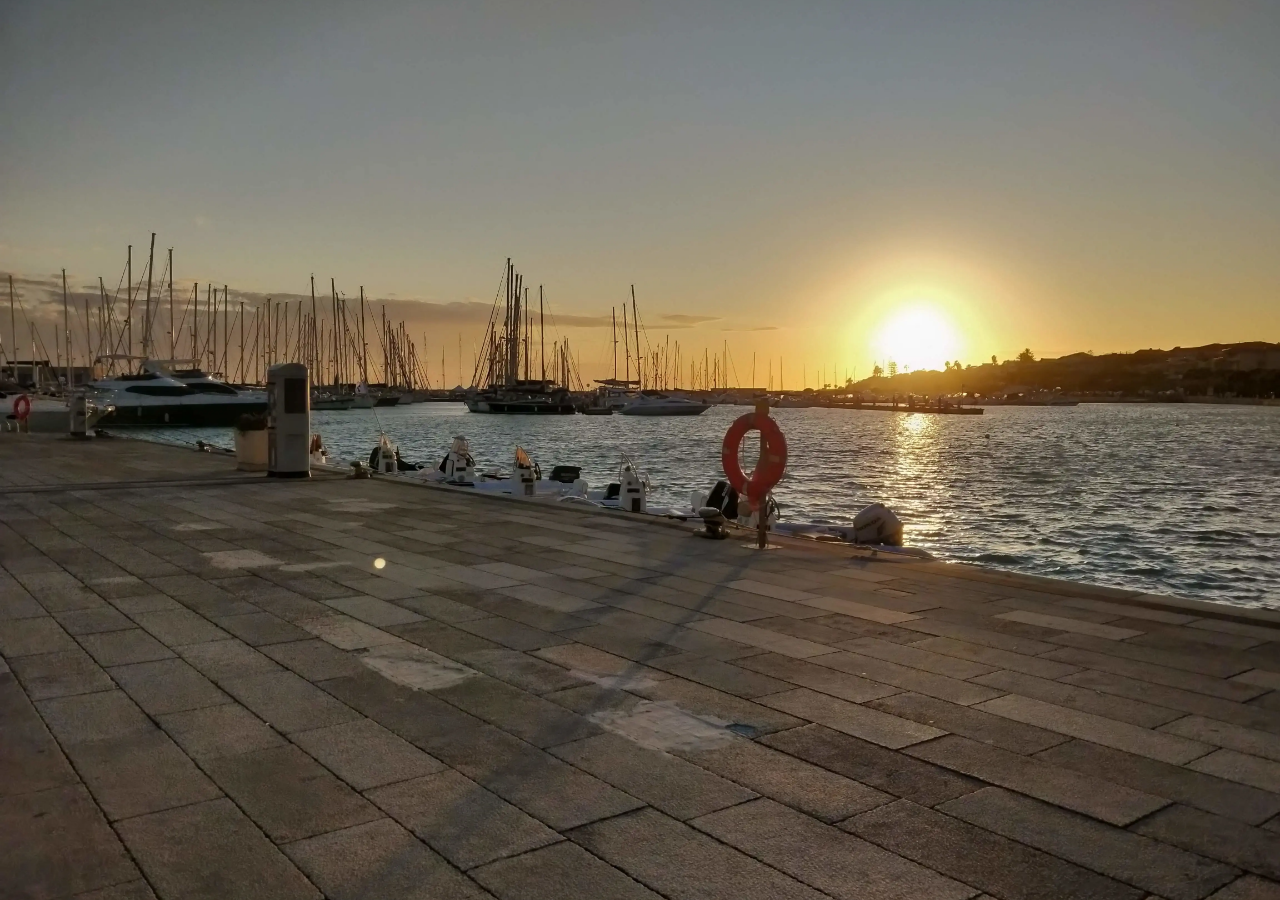
<file: index.html>
<!DOCTYPE html>
<html lang="it">
  <head>
    <meta charset="UTF-8" />
    <meta
      name="viewport"
      content="width=device-width, height=device-height, initial-scale=1.0"
    />

    <title>Marina di Ragusa - Il "piccolo approdo"</title>
    <link rel="preconnect" href="https://fonts.googleapis.com" />
    <link rel="preconnect" href="https://fonts.gstatic.com" crossorigin />
    <link
      href="https://fonts.googleapis.com/css2?family=Cambay&family=Dancing+Script:wght@700&family=Expletus+Sans&display=swap"
      rel="stylesheet"
    />

    <link rel="stylesheet" type="text/css" href="CSS/index.css" />
  </head>
  <body>
    <header class="hidden">
      <h1 class="title centralText">Marina di Ragusa</h1>
      <h3 class="subTitle centralText">Il "piccolo approdo"</h3>
    </header>
    <div class="edgeContent hidden">
      <article class="firstArticle article articleTransitionDefault">
        <img
          class="imgArticle"
          src="image/first_article_(Medie)_home.webp"
          alt=""
        />

        <p class="textArticle">
          ...è la frazione marittima di Ragusa, costeggia la sponda meridionale
          della regione Sicilia affacciandosi al Mar Mediterraneo. <br /><br />
          Rinominata meta turistico-balneare che nel periodo estivo riesce ad
          accogliere 60.000 persone (quasi la quantità di abitanti di tutta
          Ragusa).
        </p>
      </article>

      <article class="secondArticle article articleTransitionDefault">
        <img
          class="imgArticle"
          src="image/second_article_(Medie)_home.webp"
          alt=""
        />
        <p class="textArticle">
          ...nelle sere estive diventa fulcro della movida ragusana dove
          gelaterie e pub offrono viveri e musica, con l'ampia spiaggia che ne
          fa da pista.
        </p>
      </article>
    </div>
    <img id="arrow" src="image/arrow.svg" alt="" class="hidden" />
    <a class="FAB hidden" href="ops.html">Piccolo approdo? Scopri perché!</a>
    <footer class="hidden">
      <span
        >Sito e foto di
        <a href="https://www.facebook.com/carlo.borrometi/" target="_blank"
          >CarloHD</a
        >
        - Tutti i diritti riservati</span
      >
    </footer>
    <script src="JS/index.js"></script>
  </body>
</html>
</file>
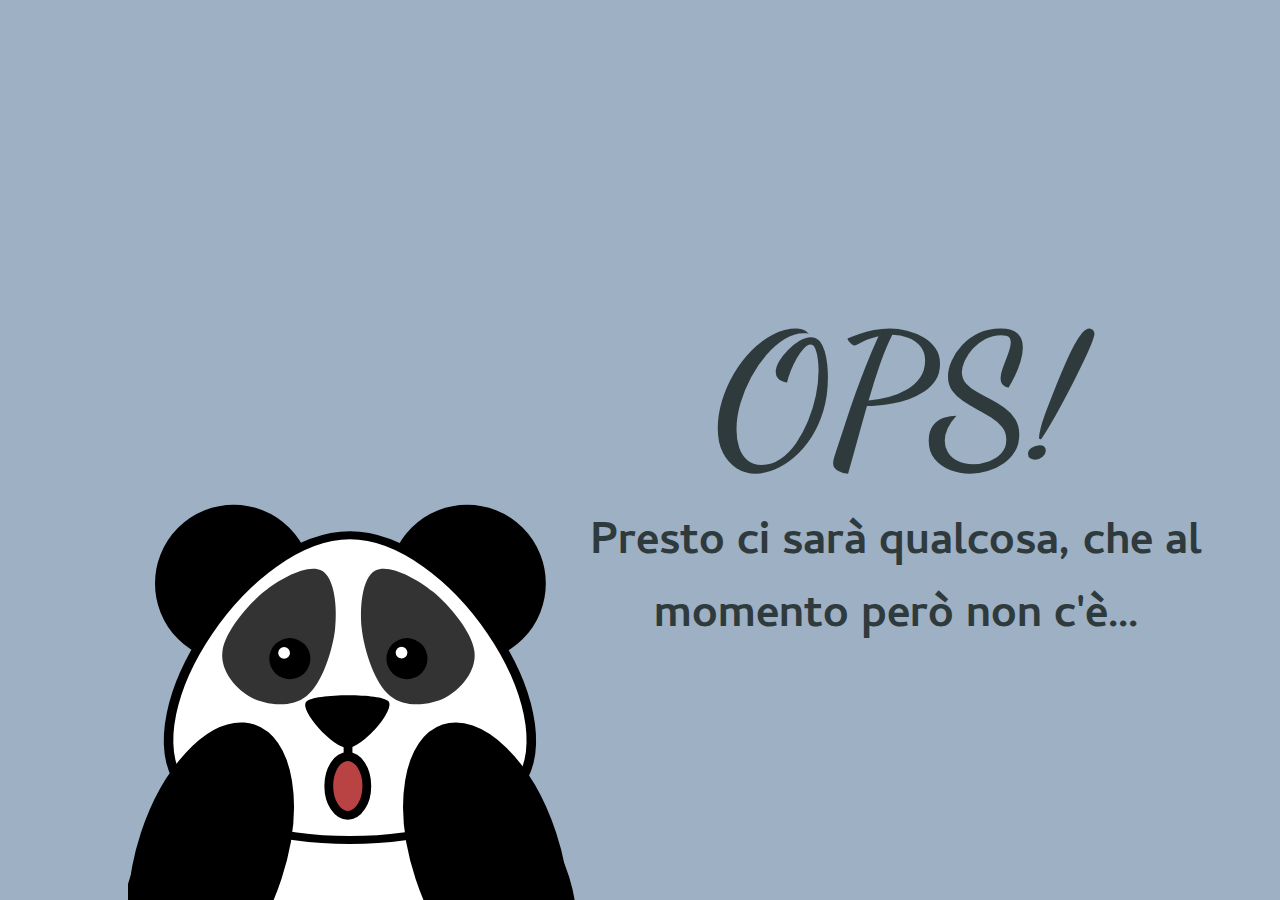
<file: ops.html>
<!DOCTYPE html>
<html lang="it">
  <head>
    <meta charset="UTF-8" />
    <meta http-equiv="X-UA-Compatible" content="IE=edge" />
    <meta name="viewport" content="width=device-width" />

    <base href="./" />
    <title>Ops! Non siamo ancora pronti!</title>
    <link rel="preconnect" href="https://fonts.googleapis.com" />
    <link rel="preconnect" href="https://fonts.gstatic.com" crossorigin />
    <link
      href="https://fonts.googleapis.com/css2?family=Cambay&family=Dancing+Script:wght@700&family=Expletus+Sans&display=swap"
      rel="stylesheet"
    />

    <style>
      * {
        user-select: none;
        box-sizing: border-box;
        margin: 0%;
      }

      body {
        width: 100vw;
        height: 100vh;
        background-color: #9eb0c3;
        color: #2f3a3d;
        font-family: 'Cambay', sans-serif;

        display: flex;
        flex-direction: column;
      }

      h1 {
        font-size: 20vh;

        margin-top: 5vh;
        text-align: center;
        font-family: 'Dancing Script', cursive;
      }
      h2 {
        text-align: center;
        font-size: 5vh;
        padding: 0 2%;
      }

      #panda {
        pointer-events: none;

        height: 35vh;
        position: fixed;
        bottom: 0vh;
        align-self: center;
      }

      @media (orientation: landscape) {
        body {
          justify-content: center;
          align-items: flex-end;
        }
        h1 {
          width: 60vw;
        }

        h2 {
          width: 60vw;
        }

        #panda {
          height: 50vh;
          width: unset;
          left: 10vw;
        }
      }
    </style>
  </head>
  <body>
    <h1>OPS!</h1>
    <h2>Presto ci sarà qualcosa, che al momento però non c'è...</h2>
    <img id="panda" contextmenu="none" src="./image/Panda-ops.svg" />
  </body>
</html>
</file>
<file: CSS/index.css>
* {
  /*Disabilita selezione*/
  user-select: none;

  margin: 0%;
  padding: 0%;
  box-sizing: border-box;
  overflow: hidden;
  /*Font di base*/
  font-family: 'Expletus Sans', cursive;
  color: #f1f5c1;
}

body {
  background-repeat: no-repeat;
  background-size: cover;
  background-position: center;
  background-color: #625a50;

  width: 100vw;
  height: 100vh;

  display: flex;
  align-items: center;
  justify-content: center;
}

header {
  white-space: nowrap;

  display: flex;
  justify-content: center;
  flex-direction: column;
  align-items: center;
}
.title {
  font-size: 6em;
  font-family: 'Dancing Script', cursive;
}
.subTitle {
  font-size: 1.8rem;
  font-family: 'Cambay', sans-serif;
}
.centralText {
  text-shadow: 3px 5px 2px #625a50, 5px -3px 2px #625a50, -3px -5px 2px #625a50;
  color: #d0b682;
}

.edgeContent {
  height: 100%;
  width: 100%;
  position: absolute;
  top: 0;

  display: flex;
  flex-direction: column;
  row-gap: 20%;
  justify-content: center;
}
.article {
  z-index: 200;

  height: 25vh;
  width: 90%;
  position: relative;

  display: flex;
  align-items: center;
  justify-content: flex-end;
}
.imgArticle {
  position: fixed;
  height: 25vh;
  visibility: visible;
  transition: 0.5s linear 0s;
}
.textArticle {
  overflow-y: auto;
  height: 75%;
  width: 70%;
  line-height: 1.3em;
  font-size: 1.2em;
  padding-right: 3%;

  display: flex;
  align-items: center;
}
.articleTransitionDefault {
  visibility: hidden;
  transition: 0.5s linear 0s, visibility 0s linear 0.7s;
}

.firstArticle {
  background-color: #32261ead;
  padding-right: 1.5%;
  border-radius: 0 30px 30px 0;
  left: -90%;
}
.firstArticle > img {
  border-radius: 0 30px 30px 0;
  left: 0vw;
  box-shadow: -0px 0px 30px 5px #32261ead;
}
.firstArticle > p {
  text-align: end;
  margin-right: 3%;
}

.secondArticle {
  background-color: #070736ad;
  padding-left: 5%;
  justify-content: left;
  border-radius: 30px 0 0 30px;
  right: -90%;
}
.secondArticle > img {
  border-radius: 30px 0 0 30px;
  right: 0vw;
  box-shadow: 0px 0px 30px 5px #070736ad;
}
.secondArticle > p {
  padding: 0 0 0 3%;
  color: #efebe9;
}

article:hover {
  visibility: visible;
  transition: visibility 0s linear 0s, 0.5s linear 0.2s;
}
.firstArticle:hover {
  left: -10%;
}
.secondArticle:hover {
  right: -20%;
}
article:hover > img {
  z-index: 300;

  transform: scale(1.5);
  opacity: 0%;
  visibility: hidden;
  transition: transform 0.5s linear 0s, opacity 0.5s linear 0.2s,
    visibility 0s linear 1s;
}

.FAB {
  z-index: 100;

  text-shadow: none;
  color: #625a50;
  font-weight: 500;
  background-color: #d0b682;
  padding: 1%;
  border: solid 3px #d0b682;
  border-radius: 30px;

  text-decoration: none;
  position: fixed;
  bottom: 3vh;
  font-size: 1.4em;
}
.FAB:hover {
  font-weight: bolder;
  transform: scale(1.2);
  transition: transform 0.2s ease-in-out 0s;
}

footer {
  opacity: 40%;
  position: fixed;
  top: 0%;
  background-color: #625a50;
  width: 100vw;
  padding-right: 3%;
  font-size: 0.8em;
  display: flex;
  justify-content: flex-end;
}
footer > a:visited {
  color: inherit;
}
/*Arrow viene posizionata da JS*/
#arrow {
  z-index: 150;

  min-width: 135px;

  position: fixed;
  /*specchiare orizzontalmente immagine */
  transform: scale(-1, 1);
  /*cambio colore a #d0b682 + ombra */
  filter: invert(74%) sepia(40%) saturate(305%) hue-rotate(2deg) brightness(92%)
    contrast(89%) drop-shadow(#625a50 3px 5px 2px);
  opacity: 0%;

  transition: opacity 0.5s linear 0s;
}

/*MediaQuery per responsive design*/
@media (max-width: 767px) {
  .title {
    font-size: 2.9em;
  }
  .subTitle {
    font-size: 1em;
  }
  .FAB {
    font-size: 0.85em;
  }
  .textArticle {
    line-height: 1em;
    width: 70%;
    font-size: 1em;
    align-items: baseline;
  }
  footer {
    font-size: 0.5em;
  }
}
@media (orientation: portrait) {
  .edgeContent {
    row-gap: 40vh;
  }
  .FAB {
    bottom: 35vh;
    position: absolute;
  }
  .imgArticle {
    height: 20vh;
  }
  .article {
    height: 20vh;
  }
  .secondArticle > .textArticle {
    align-items: center;
  }
  .textArticle {
    line-height: 1em;
  }
}
@media (orientation: landscape) and (max-width: 1279px) {
  .edgeContent {
    row-gap: 30vh;
  }
  .textArticle {
    width: 60%;
    line-height: 1em;
  }
  .firstArticle > .textArticle {
    align-items: baseline;
  }
}

@media (max-height: 365px) {
  .secondArticle > .textArticle {
    align-items: baseline;
  }
}
/*Modifica Scrollbar*/
::-webkit-scrollbar {
  width: 5px;
  height: 12px;
}
::-webkit-scrollbar-thumb {
  background: #9b825b;
  border-radius: 20px;
}
::-webkit-scrollbar-thumb:hover {
  background: #d0b782;
}
::-webkit-scrollbar-track {
  background: #a6a4a4;
  border-radius: 20px;
  box-shadow: inset 0px 0px 0px 0px #f0f0f0;
}

/*Classi per ottimizzazione connessioni lente JS*/
.hidden {
  opacity: 0% !important;
  visibility: hidden;
}
.startTransition {
  transition: opacity 0.7s ease-in-out 0s;
}
</file>
